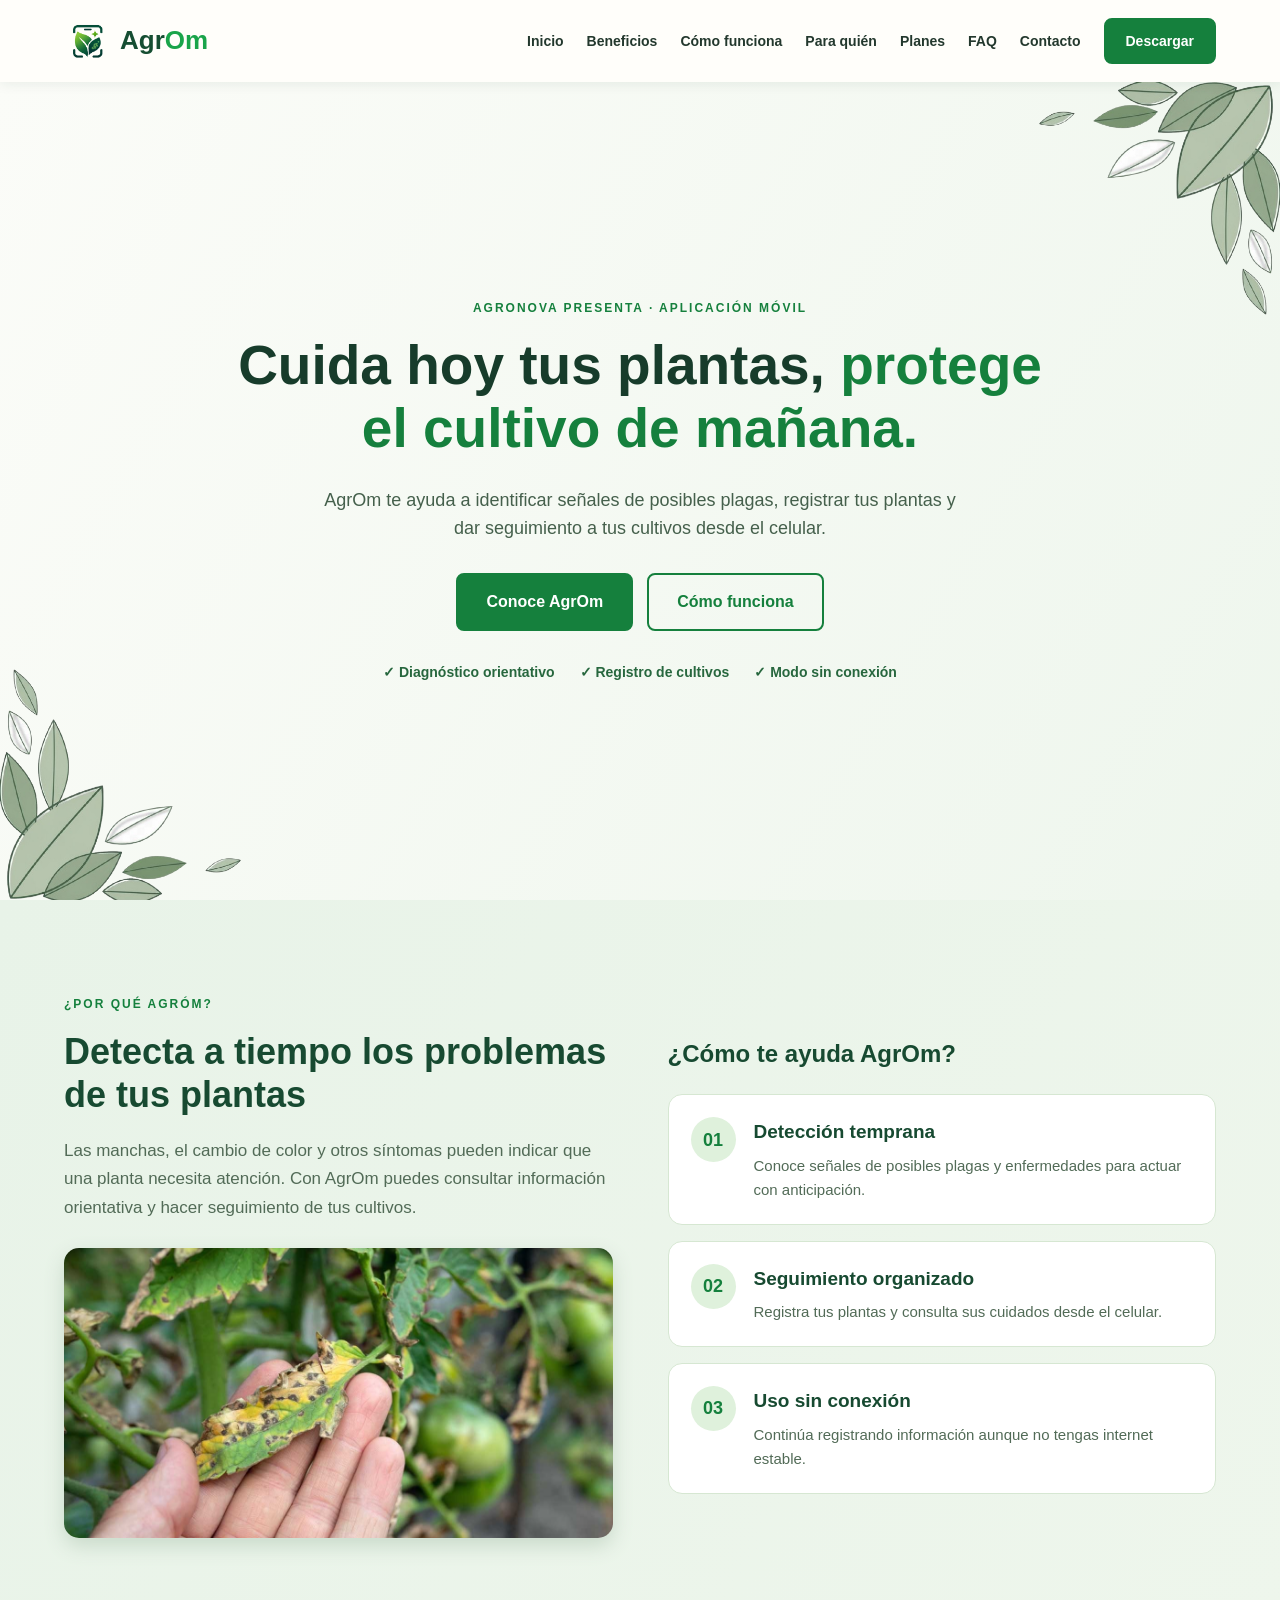
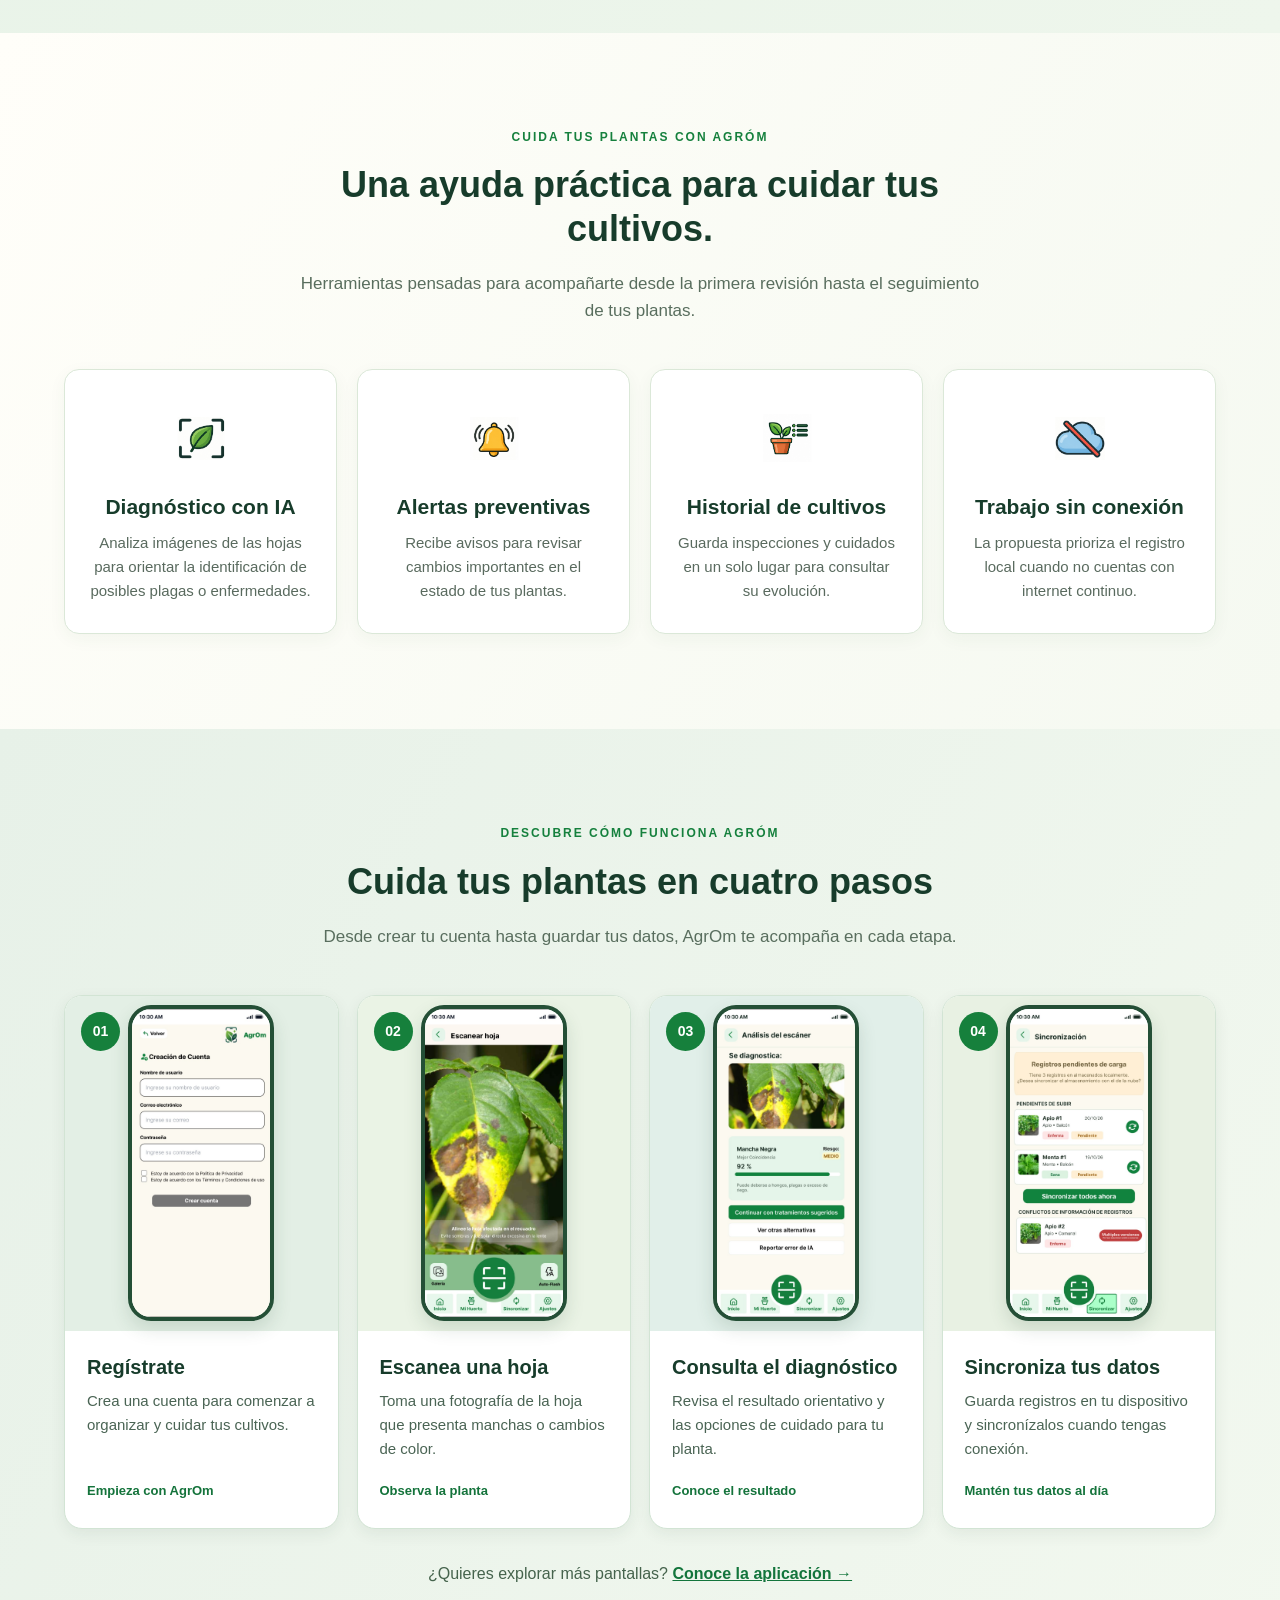
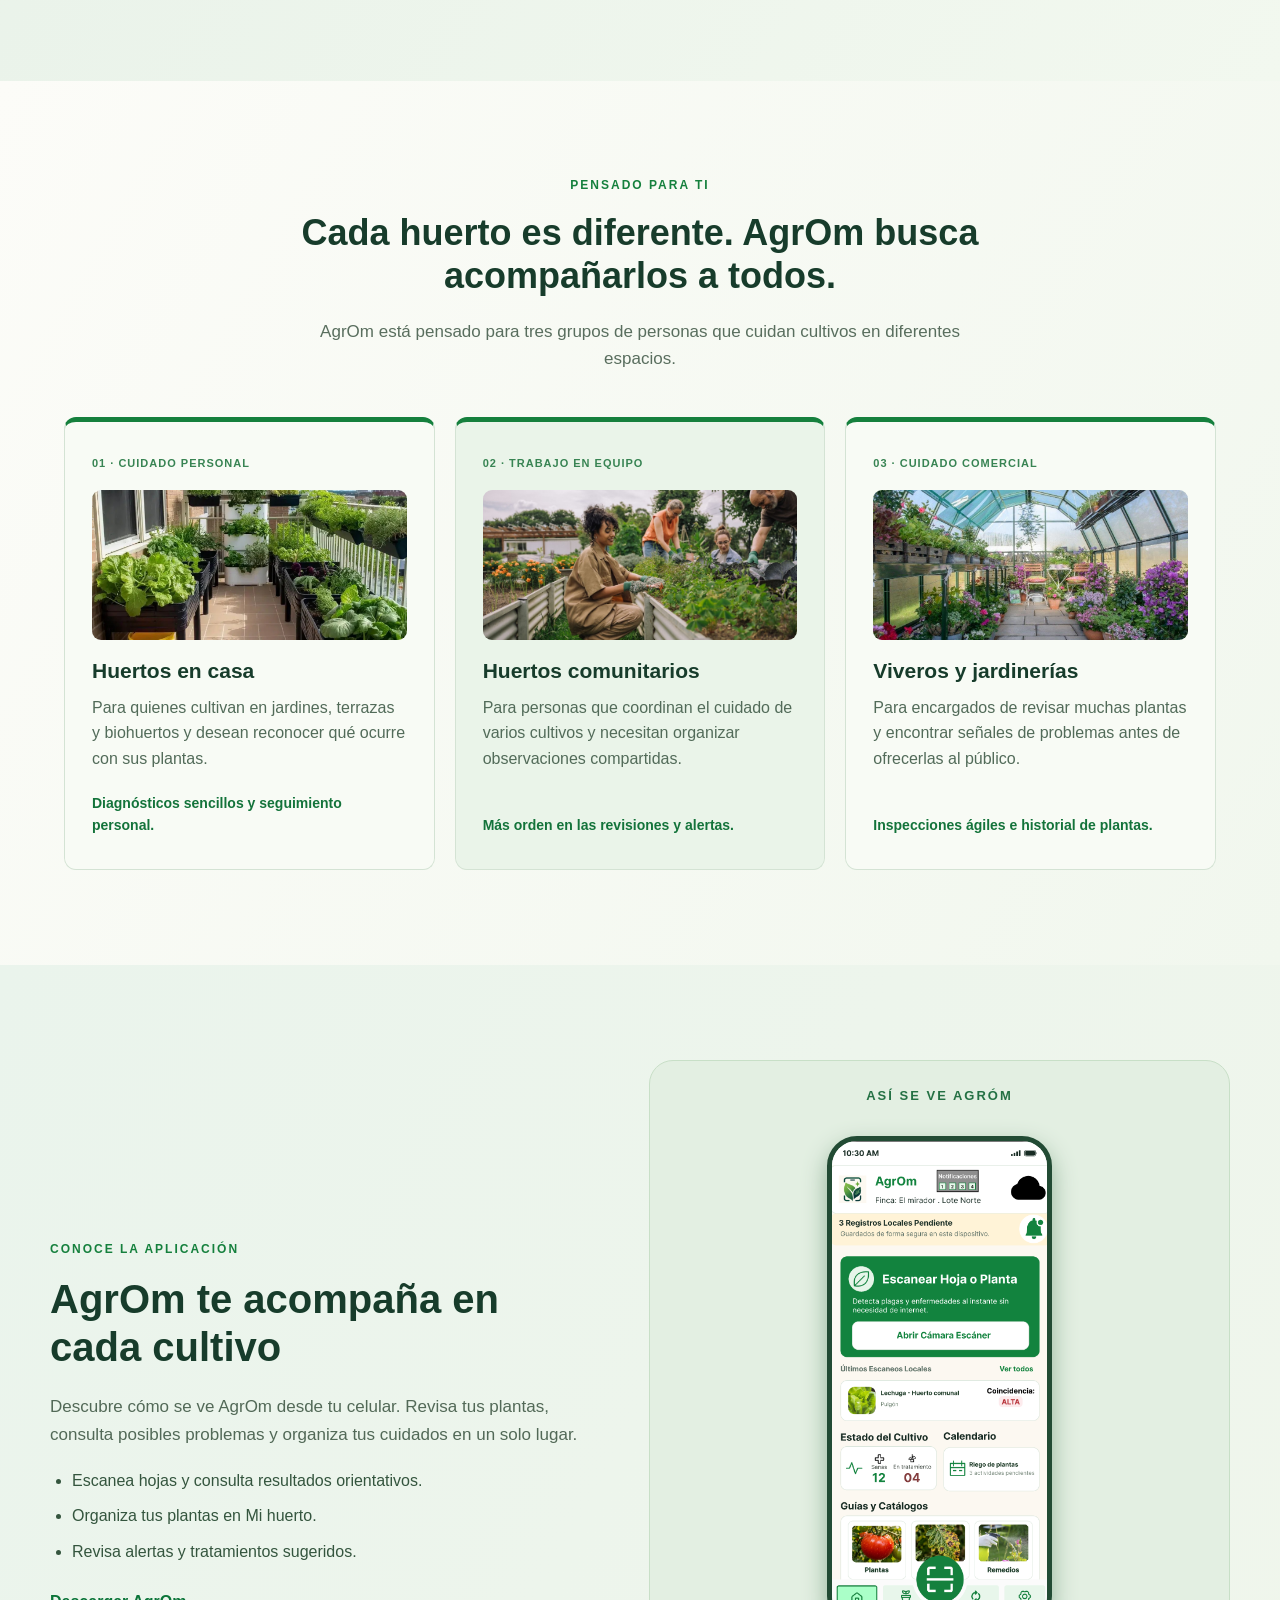
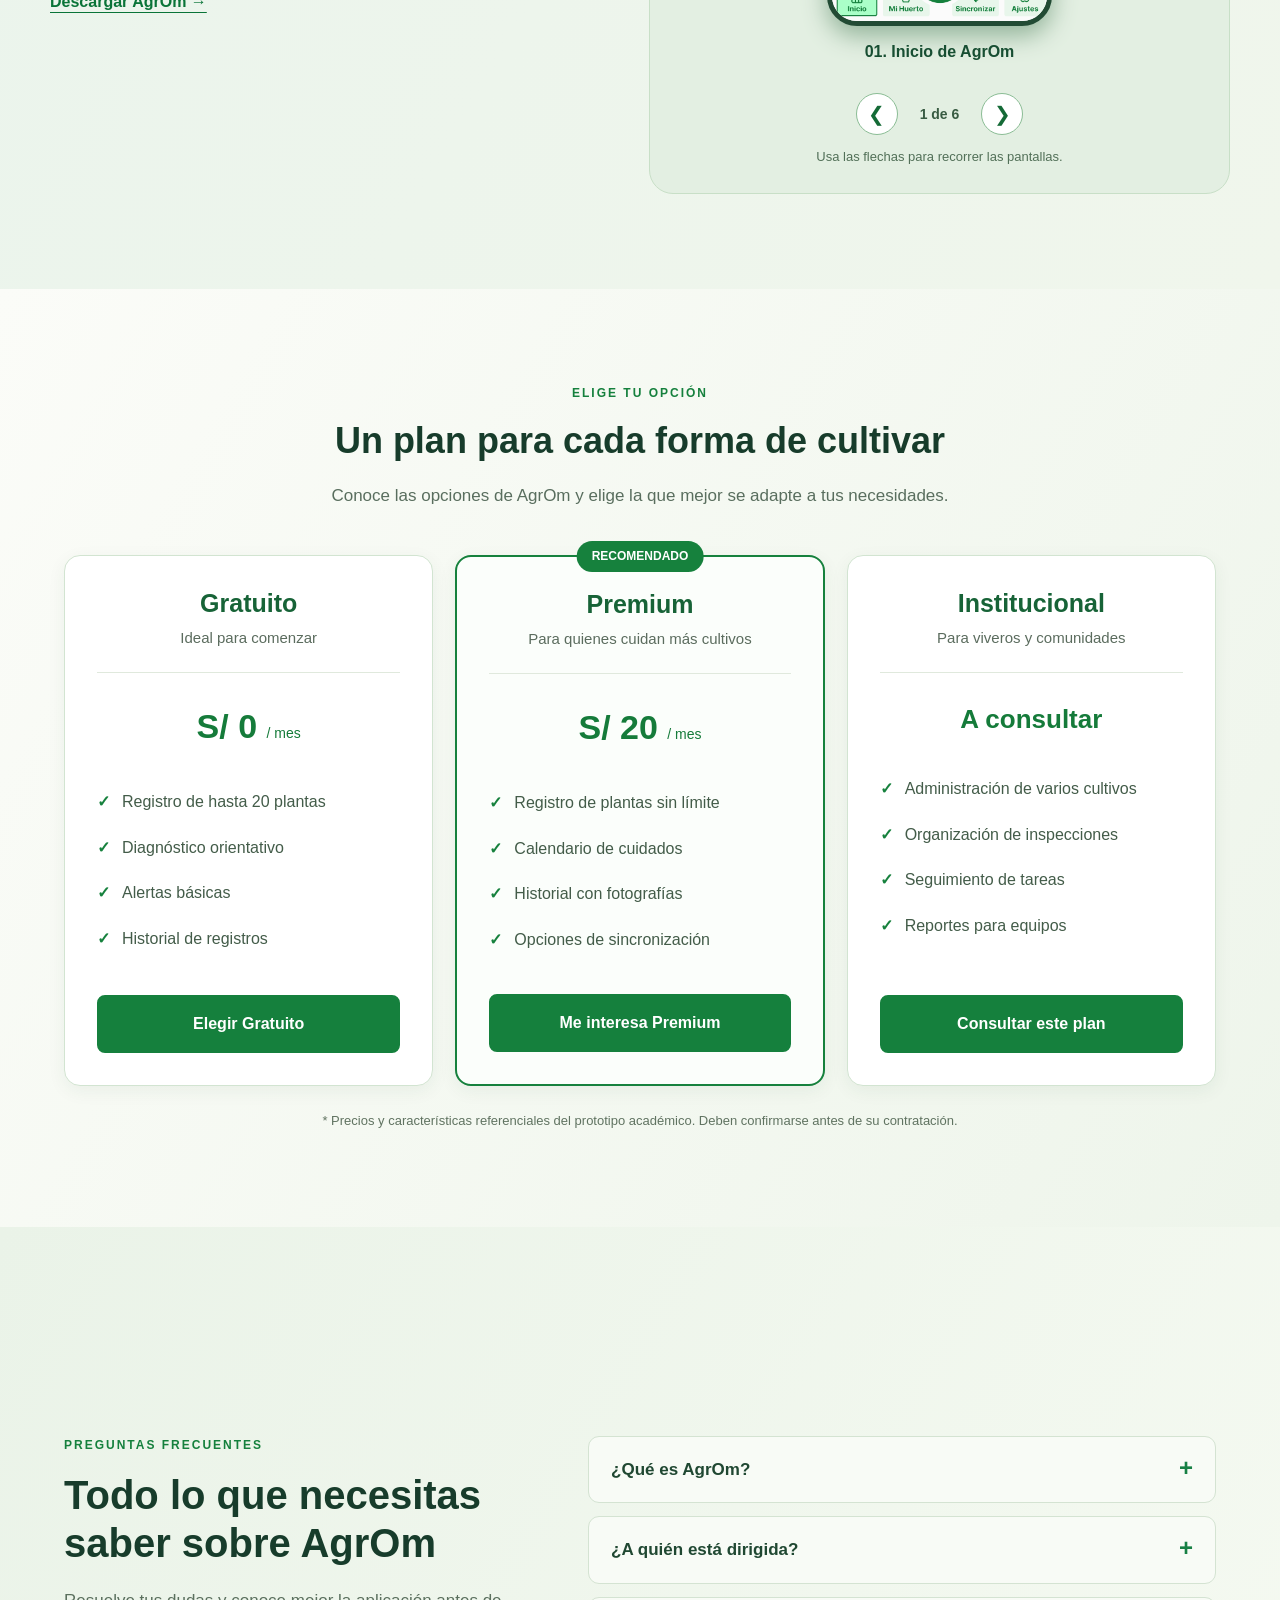
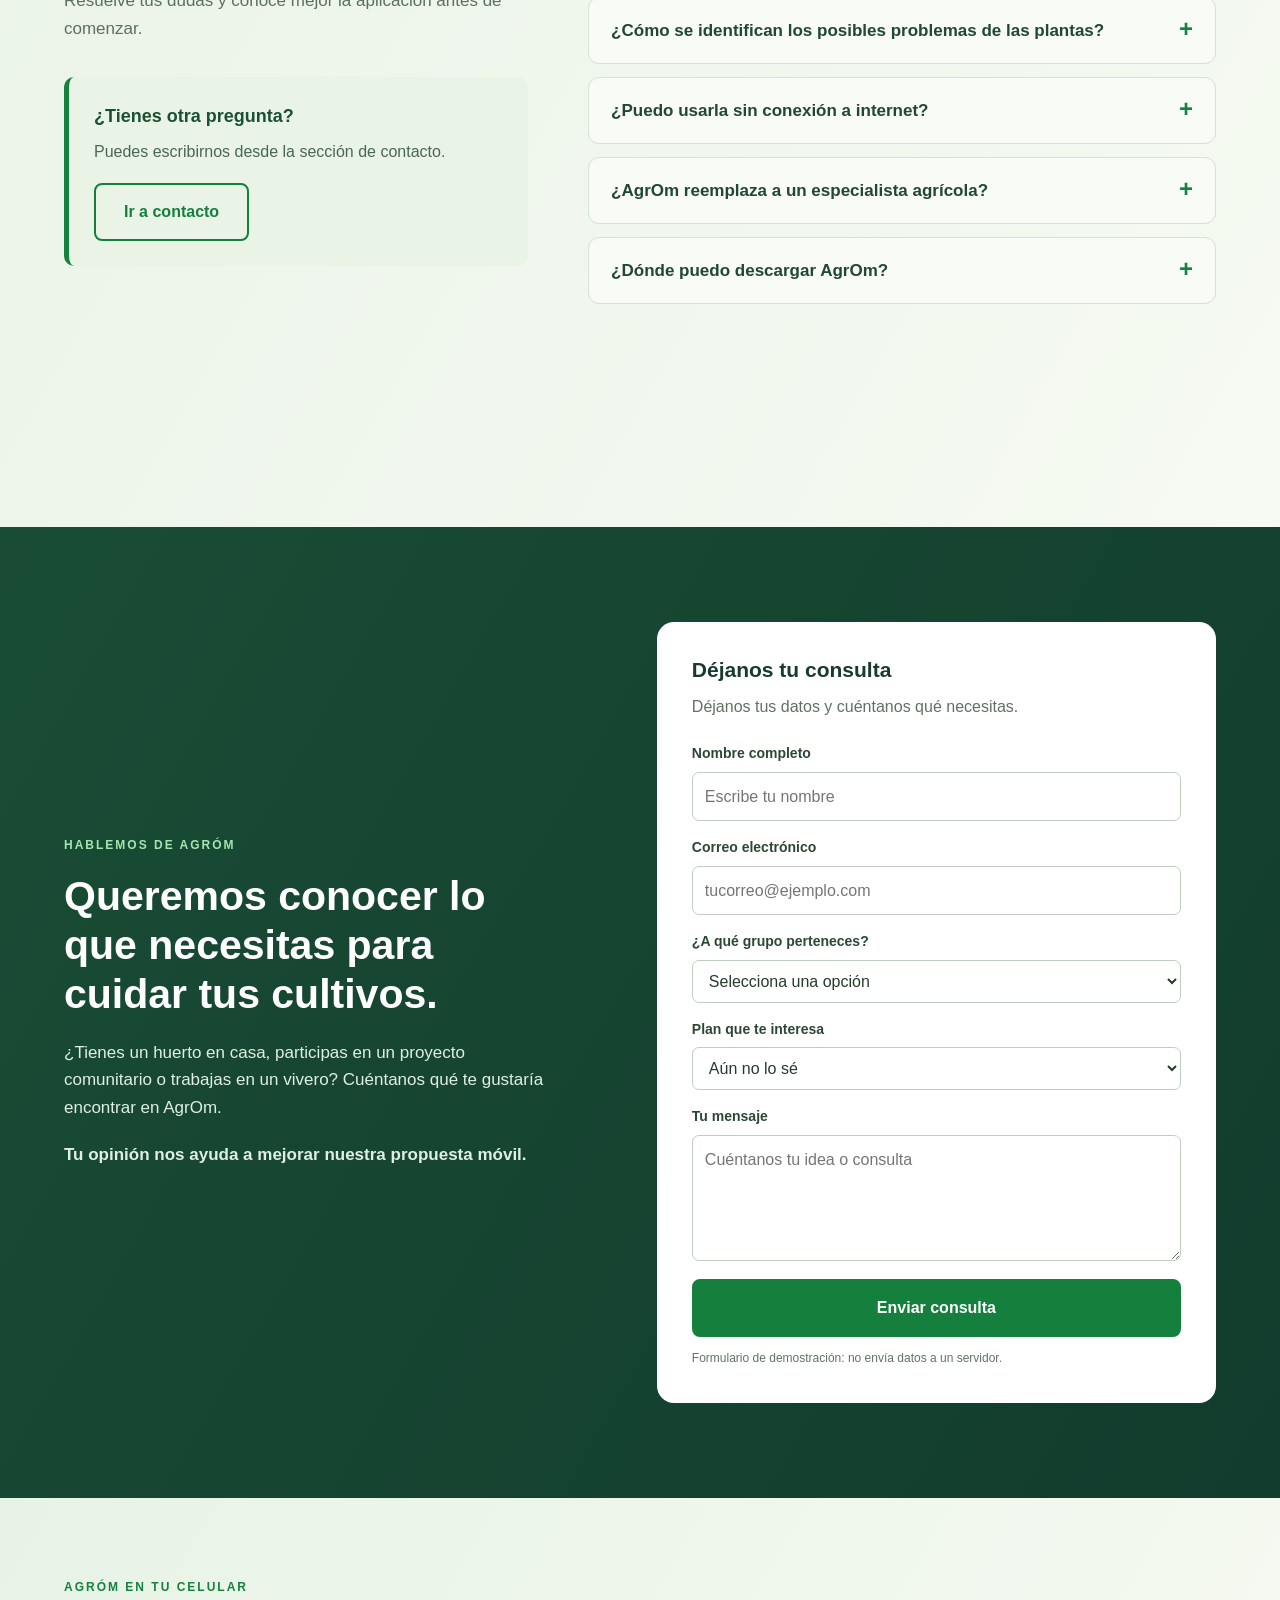
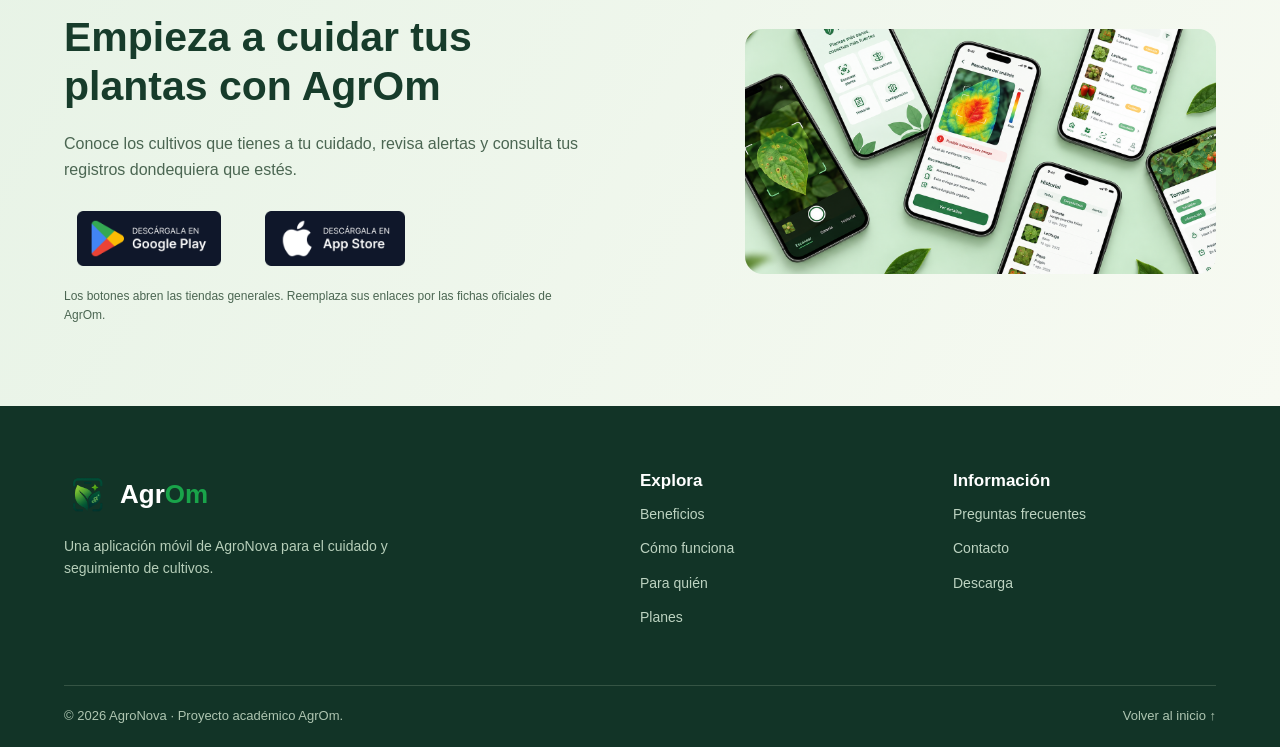
<file: docs/index.html>
<!DOCTYPE html>
<html lang="es">
<head>
    <meta charset="UTF-8">
    <meta name="viewport" content="width=device-width, initial-scale=1.0">
    <meta name="description" content="AgrOm: aplicación móvil para cuidar tus cultivos, detectar señales de posibles plagas, consultar alertas y organizar tus plantas desde el celular.">
    <title>AgrOm | Cuida tus cultivos con ayuda de la tecnología</title>
    <link rel="icon" href="favicon.ico">
    <link rel="stylesheet" href="assets/styles/styles.css">
    <script src="assets/scripts/main.js" defer></script>
</head>
<body>

    <!-- Fernando: cabecera -->
    <header class="cabecera">
        <div class="contenedor barra">
            <a class="marca" href="#inicio" aria-label="AgrOm, ir al inicio">
                <img src="assets/images/LogoAgrOm.png" alt="Logotipo de AgrOm" width="48" height="48">
                <span>Agr<span class="marca-verde">Om</span></span>
            </a>
            <button class="boton-menu" id="boton-menu" type="button" aria-label="Abrir menú" aria-controls="menu-principal" aria-expanded="false">☰</button>
            <nav class="navegacion" id="menu-principal" aria-label="Navegación principal">
                <a href="#inicio">Inicio</a>
                <a href="#beneficios">Beneficios</a>
                <a href="#funciona">Cómo funciona</a>
                <a href="#usuarios">Para quién</a>
                <a href="#planes">Planes</a>
                <a href="#preguntas">FAQ</a>
                <a href="#contacto">Contacto</a>
                <a class="boton boton-pequeno" href="#descargar">Descargar</a>
            </nav>
        </div>
    </header>

    <main>
        <!-- Fernando: inicio -->
        <section class="inicio" id="inicio">
            <div class="contenedor inicio-contenido">
                <div class="inicio-texto">
                    <p class="etiqueta">AGRONOVA PRESENTA · APLICACIÓN MÓVIL</p>
                    <h1>Cuida hoy tus plantas, <span>protege el cultivo de mañana.</span></h1>
                    <p class="introduccion">AgrOm te ayuda a identificar señales de posibles plagas, registrar tus plantas y dar seguimiento a tus cultivos desde el celular.</p>
                    <div class="acciones">
                        <a class="boton" href="#beneficios">Conoce AgrOm</a>
                        <a class="boton boton-contorno" href="#funciona">Cómo funciona</a>
                    </div>
                    <div class="inicio-ventajas" aria-label="Principales ventajas">
                        <span>✓ Diagnóstico orientativo</span>
                        <span>✓ Registro de cultivos</span>
                        <span>✓ Modo sin conexión</span>
                    </div>
                </div>
            </div>
        </section>

        <!-- Fabiana: problema -->
        <section class="problema seccion" id="problema">
            <div class="contenedor problema-contenido">
                <div class="problema-texto">
                    <p class="etiqueta">¿POR QUÉ AGRÓM?</p>
                    <h2>Detecta a tiempo los problemas de tus plantas</h2>
                    <p class="problema-descripcion">
                        Las manchas, el cambio de color y otros síntomas pueden indicar
                        que una planta necesita atención. Con AgrOm puedes consultar
                        información orientativa y hacer seguimiento de tus cultivos.
                    </p>
                    <img class="foto-problema" src="assets/images/foto-hoja-enferma.jpeg"
                         alt="Hoja con señales de una posible enfermedad" loading="lazy">
                </div>
                <div class="problema-puntos">
                    <h3>¿Cómo te ayuda AgrOm?</h3>
                    <article class="punto">
                        <span class="punto-numero">01</span>
                        <div><h4>Detección temprana</h4><p>Conoce señales de posibles plagas y enfermedades para actuar con anticipación.</p></div>
                    </article>
                    <article class="punto">
                        <span class="punto-numero">02</span>
                        <div><h4>Seguimiento organizado</h4><p>Registra tus plantas y consulta sus cuidados desde el celular.</p></div>
                    </article>
                    <article class="punto">
                        <span class="punto-numero">03</span>
                        <div><h4>Uso sin conexión</h4><p>Continúa registrando información aunque no tengas internet estable.</p></div>
                    </article>
                </div>
            </div>
        </section>

        <section class="seccion beneficios" id="beneficios">
            <div class="contenedor">
                <div class="titulo-seccion">
                    <p class="etiqueta">CUIDA TUS PLANTAS CON AGRÓM</p>
                    <h2>Una ayuda práctica para cuidar tus cultivos.</h2>
                    <p>Herramientas pensadas para acompañarte desde la primera revisión hasta el seguimiento de tus plantas.</p>
                </div>
                <div class="beneficios-cuadricula">
                    <article class="beneficio-tarjeta">
                        <img src="assets/images/DiagnosticoIA.png" alt="Ícono de una hoja lista para ser analizada" loading="lazy">
                        <h3>Diagnóstico con IA</h3>
                        <p>Analiza imágenes de las hojas para orientar la identificación de posibles plagas o enfermedades.</p>
                    </article>
                    <article class="beneficio-tarjeta">
                        <img src="assets/images/Alertas tempranas.png" alt="Campana de alertas tempranas" loading="lazy">
                        <h3>Alertas preventivas</h3>
                        <p>Recibe avisos para revisar cambios importantes en el estado de tus plantas.</p>
                    </article>
                    <article class="beneficio-tarjeta">
                        <img src="assets/images/Inventario.png" alt="Maceta junto a una lista de registros" loading="lazy">
                        <h3>Historial de cultivos</h3>
                        <p>Guarda inspecciones y cuidados en un solo lugar para consultar su evolución.</p>
                    </article>
                    <article class="beneficio-tarjeta">
                        <img src="assets/images/FuncionamientoOffline.png" alt="Nube sin conexión a internet" loading="lazy">
                        <h3>Trabajo sin conexión</h3>
                        <p>La propuesta prioriza el registro local cuando no cuentas con internet continuo.</p>
                    </article>
                </div>
            </div>
        </section>

        <!-- Tony: cómo funciona -->
        <section class="seccion funciona" id="funciona">
            <div class="contenedor">
                <div class="titulo-seccion">
                    <p class="etiqueta">DESCUBRE CÓMO FUNCIONA AGRÓM</p>
                    <h2>Cuida tus plantas en cuatro pasos</h2>
                    <p>Desde crear tu cuenta hasta guardar tus datos, AgrOm te acompaña en cada etapa.</p>
                </div>

                <div class="pasos">
                    <article class="paso">
                        <div class="paso-imagen">
                            <span class="paso-badge">01</span>
                            <div class="paso-celular">
                                <img src="assets/images/Registro.jpeg" alt="Pantalla de registro de cuenta en AgrOm" loading="lazy">
                            </div>
                        </div>
                        <div class="paso-info">
                            <h3>Regístrate</h3>
                            <p>Crea una cuenta para comenzar a organizar y cuidar tus cultivos.</p>
                            <span class="paso-pista">Empieza con AgrOm</span>
                        </div>
                    </article>

                    <article class="paso">
                        <div class="paso-imagen">
                            <span class="paso-badge">02</span>
                            <div class="paso-celular">
                                <img src="assets/images/Escaneo.jpeg" alt="Pantalla de escaneo de hojas de AgrOm" loading="lazy">
                            </div>
                        </div>
                        <div class="paso-info">
                            <h3>Escanea una hoja</h3>
                            <p>Toma una fotografía de la hoja que presenta manchas o cambios de color.</p>
                            <span class="paso-pista">Observa la planta</span>
                        </div>
                    </article>

                    <article class="paso">
                        <div class="paso-imagen">
                            <span class="paso-badge">03</span>
                            <div class="paso-celular">
                                <img src="assets/images/Diagnóstico.jpeg" alt="Pantalla de análisis y diagnóstico orientativo de AgrOm" loading="lazy">
                            </div>
                        </div>
                        <div class="paso-info">
                            <h3>Consulta el diagnóstico</h3>
                            <p>Revisa el resultado orientativo y las opciones de cuidado para tu planta.</p>
                            <span class="paso-pista">Conoce el resultado</span>
                        </div>
                    </article>

                    <article class="paso">
                        <div class="paso-imagen">
                            <span class="paso-badge">04</span>
                            <div class="paso-celular">
                                <img src="assets/images/Sincronización.jpeg" alt="Pantalla de sincronización de registros de AgrOm" loading="lazy">
                            </div>
                        </div>
                        <div class="paso-info">
                            <h3>Sincroniza tus datos</h3>
                            <p>Guarda registros en tu dispositivo y sincronízalos cuando tengas conexión.</p>
                            <span class="paso-pista">Mantén tus datos al día</span>
                        </div>
                    </article>
                </div>

                <p class="pasos-final">¿Quieres explorar más pantallas? <a href="#vista">Conoce la aplicación →</a></p>
            </div>
        </section>

        <!-- Sebastian: usuarios -->
        <section class="seccion usuarios" id="usuarios">
            <div class="contenedor">
                <div class="titulo-seccion">
                    <p class="etiqueta">PENSADO PARA TI</p>
                    <h2>Cada huerto es diferente. AgrOm busca acompañarlos a todos.</h2>
                    <p>AgrOm está pensado para tres grupos de personas que cuidan cultivos en diferentes espacios.</p>
                </div>
                <div class="usuarios-cuadricula">
                    <article class="usuario-tarjeta">
                        <span class="tipo">01 · CUIDADO PERSONAL</span>
                        <img class="foto-usuario" src="assets/images/foto-huerto-casa.jpeg" alt="Huerto doméstico con hortalizas en una terraza" loading="lazy">
                        <h3>Huertos en casa</h3>
                        <p>Para quienes cultivan en jardines, terrazas y biohuertos y desean reconocer qué ocurre con sus plantas.</p>
                        <strong>Diagnósticos sencillos y seguimiento personal.</strong>
                    </article>
                    <article class="usuario-tarjeta">
                        <span class="tipo">02 · TRABAJO EN EQUIPO</span>
                        <img class="foto-usuario" src="assets/images/foto-huerto-comunitario.jpeg" alt="Personas trabajando juntas en un huerto comunitario" loading="lazy">
                        <h3>Huertos comunitarios</h3>
                        <p>Para personas que coordinan el cuidado de varios cultivos y necesitan organizar observaciones compartidas.</p>
                        <strong>Más orden en las revisiones y alertas.</strong>
                    </article>
                    <article class="usuario-tarjeta">
                        <span class="tipo">03 · CUIDADO COMERCIAL</span>
                        <img class="foto-usuario" src="assets/images/foto-vivero.jpeg" alt="Vivero con variedad de plantas" loading="lazy">
                        <h3>Viveros y jardinerías</h3>
                        <p>Para encargados de revisar muchas plantas y encontrar señales de problemas antes de ofrecerlas al público.</p>
                        <strong>Inspecciones ágiles e historial de plantas.</strong>
                    </article>
                </div>
            </div>
        </section>

        <!-- Tony: muestra de la aplicación -->
<section class="seccion vista" id="vista">
    <div class="contenedor vista-contenido">
        <div class="vista-texto">
            <p class="etiqueta">CONOCE LA APLICACIÓN</p>
            <h2>AgrOm te acompaña en cada cultivo</h2>
            <p>
                Descubre cómo se ve AgrOm desde tu celular.
                Revisa tus plantas, consulta posibles problemas
                y organiza tus cuidados en un solo lugar.
            </p>
            <ul>
                <li>Escanea hojas y consulta resultados orientativos.</li>
                <li>Organiza tus plantas en Mi huerto.</li>
                <li>Revisa alertas y tratamientos sugeridos.</li>
            </ul>
            <a class="enlace-verde" href="#descargar">Descargar AgrOm →</a>
        </div>

        <div class="galeria-mockups" aria-label="Pantallas de AgrOm">
            <p class="mockup-titulo">ASÍ SE VE AGRÓM</p>
            <div class="mockup-visor" id="mockup-visor">
                <figure class="mockup-slide activo" aria-hidden="false">
                    <div class="mockup-telefono">
                        <img src="assets/images/mockup-01.png" alt="Pantalla de inicio de AgrOm">
                    </div>
                    <figcaption>01. Inicio de AgrOm</figcaption>
                </figure>
                <figure class="mockup-slide" aria-hidden="true">
                    <div class="mockup-telefono">
                        <img src="assets/images/mockup-02.png" alt="Pantalla de escaneo de una hoja">
                    </div>
                    <figcaption>02. Escaneo de hojas</figcaption>
                </figure>
                <figure class="mockup-slide" aria-hidden="true">
                    <div class="mockup-telefono">
                        <img src="assets/images/mockup-03.png" alt="Pantalla de tratamientos sugeridos">
                    </div>
                    <figcaption>03. Tratamientos sugeridos</figcaption>
                </figure>
                <figure class="mockup-slide" aria-hidden="true">
                    <div class="mockup-telefono">
                        <img src="assets/images/mockup-04.png" alt="Pantalla Mi huerto">
                    </div>
                    <figcaption>04. Mi huerto</figcaption>
                </figure>
                <figure class="mockup-slide" aria-hidden="true">
                    <div class="mockup-telefono">
                        <img src="assets/images/mockup-05.png" alt="Guía de problemas de plantas">
                    </div>
                    <figcaption>05. Guía de problemas</figcaption>
                </figure>
                <figure class="mockup-slide" aria-hidden="true">
                    <div class="mockup-telefono">
                        <img src="assets/images/mockup-06.png" alt="Pantalla de notificaciones y alertas">
                    </div>
                    <figcaption>06. Alertas y recordatorios</figcaption>
                </figure>
            </div>
            <div class="mockup-controles">
                <button id="mockup-anterior" type="button" aria-label="Pantalla anterior">❮</button>
                <span id="mockup-contador" aria-live="off">1 de 6</span>
                <button id="mockup-siguiente" type="button" aria-label="Pantalla siguiente">❯</button>
            </div>
            <p class="mockup-nota">Usa las flechas para recorrer las pantallas.</p>
        </div>
    </div>
</section>

        <!-- Sebastian: planes -->
        <section class="seccion planes" id="planes">
            <div class="contenedor">
                <div class="titulo-seccion">
                    <p class="etiqueta">ELIGE TU OPCIÓN</p>
                    <h2>Un plan para cada forma de cultivar</h2>
                    <p>Conoce las opciones de AgrOm y elige la que mejor se adapte a tus necesidades.</p>
                </div>
                <div class="planes-cuadricula">
                    <article class="plan-tarjeta">
                        <div class="plan-cabecera">
                            <h3>Gratuito</h3>
                            <p>Ideal para comenzar</p>
                        </div>
                        <p class="precio">S/ 0 <span>/ mes</span></p>
                        <ul>
                            <li>Registro de hasta 20 plantas</li>
                            <li>Diagnóstico orientativo</li>
                            <li>Alertas básicas</li>
                            <li>Historial de registros</li>
                        </ul>
                        <a class="boton boton-ancho elegir-plan" href="#contacto" data-plan="Gratuito">Elegir Gratuito</a>
                    </article>
                    <article class="plan-tarjeta plan-destacado">
                        <span class="plan-etiqueta">RECOMENDADO</span>
                        <div class="plan-cabecera">
                            <h3>Premium</h3>
                            <p>Para quienes cuidan más cultivos</p>
                        </div>
                        <p class="precio">S/ 20 <span>/ mes</span></p>
                        <ul>
                            <li>Registro de plantas sin límite</li>
                            <li>Calendario de cuidados</li>
                            <li>Historial con fotografías</li>
                            <li>Opciones de sincronización</li>
                        </ul>
                        <a class="boton boton-ancho elegir-plan" href="#contacto" data-plan="Premium">Me interesa Premium</a>
                    </article>
                    <article class="plan-tarjeta">
                        <div class="plan-cabecera">
                            <h3>Institucional</h3>
                            <p>Para viveros y comunidades</p>
                        </div>
                        <p class="precio precio-consulta">A consultar</p>
                        <ul>
                            <li>Administración de varios cultivos</li>
                            <li>Organización de inspecciones</li>
                            <li>Seguimiento de tareas</li>
                            <li>Reportes para equipos</li>
                        </ul>
                        <a class="boton boton-ancho elegir-plan" href="#contacto" data-plan="Institucional">Consultar este plan</a>
                    </article>
                </div>
                <p class="nota-planes">* Precios y características referenciales del prototipo académico. Deben confirmarse antes de su contratación.</p>
            </div>
        </section>

        <!-- Esther: preguntas frecuentes -->
        <section class="seccion preguntas" id="preguntas">
            <div class="contenedor preguntas-contenido">
                <div class="preguntas-titulo">
                    <p class="etiqueta">PREGUNTAS FRECUENTES</p>
                    <h2>Todo lo que necesitas saber sobre AgrOm</h2>
                    <p>Resuelve tus dudas y conoce mejor la aplicación antes de comenzar.</p>
                    <div class="preguntas-ayuda">
                        <strong>¿Tienes otra pregunta?</strong>
                        <p>Puedes escribirnos desde la sección de contacto.</p>
                        <a class="boton boton-contorno" href="#contacto">Ir a contacto</a>
                    </div>
                </div>
                <div class="lista-preguntas">
                    <details>
                        <summary>¿Qué es AgrOm?</summary>
                        <p>AgrOm es una aplicación móvil de AgroNova que te ayuda a revisar el estado de tus plantas, consultar diagnósticos orientativos y organizar su seguimiento.</p>
                    </details>
                    <details>
                        <summary>¿A quién está dirigida?</summary>
                        <p>Está dirigida a personas con huertos en casa, administradores de huertos comunitarios y encargados de viveros o centros de jardinería.</p>
                    </details>
                    <details>
                        <summary>¿Cómo se identifican los posibles problemas de las plantas?</summary>
                        <p>Con una fotografía de la hoja, AgrOm ofrece información orientativa sobre posibles plagas o enfermedades para apoyar el cuidado del cultivo.</p>
                    </details>
                    <details>
                        <summary>¿Puedo usarla sin conexión a internet?</summary>
                        <p>AgrOm contempla el registro local de información, de modo que puedas seguir anotando inspecciones cuando tengas conectividad limitada.</p>
                    </details>
                    <details>
                        <summary>¿AgrOm reemplaza a un especialista agrícola?</summary>
                        <p>No. Los resultados son orientativos. Para problemas graves o persistentes, es importante consultar a un profesional.</p>
                    </details>
                    <details>
                        <summary>¿Dónde puedo descargar AgrOm?</summary>
                        <p>Puedes visitar la sección de descarga de esta página para acceder a Google Play o App Store. Los enlaces directos a AgrOm se configurarán con sus fichas oficiales.</p>
                    </details>
                </div>
            </div>
        </section>

        <!-- Esther: contacto -->
        <section class="seccion contacto" id="contacto">
            <div class="contenedor contacto-contenido">
                <div class="contacto-texto">
                    <p class="etiqueta etiqueta-clara">HABLEMOS DE AGRÓM</p>
                    <h2>Queremos conocer lo que necesitas para cuidar tus cultivos.</h2>
                    <p>¿Tienes un huerto en casa, participas en un proyecto comunitario o trabajas en un vivero? Cuéntanos qué te gustaría encontrar en AgrOm.</p>
                    <p class="nota-contacto">Tu opinión nos ayuda a mejorar nuestra propuesta móvil.</p>
                </div>
                <div class="contacto-caja">
                    <h3>Déjanos tu consulta</h3>
                    <p>Déjanos tus datos y cuéntanos qué necesitas.</p>
                    <form id="formulario-contacto">
                        <label for="nombre">Nombre completo</label>
                        <input id="nombre" name="nombre" type="text" autocomplete="name" placeholder="Escribe tu nombre" required minlength="2">
                        <label for="correo">Correo electrónico</label>
                        <input id="correo" name="correo" type="email" autocomplete="email" placeholder="tucorreo@ejemplo.com" required>
                        <label for="perfil">¿A qué grupo perteneces?</label>
                        <select id="perfil" name="perfil" required>
                            <option value="">Selecciona una opción</option>
                            <option value="Huerto en casa">Huerto en casa</option>
                            <option value="Huerto comunitario">Huerto comunitario</option>
                            <option value="Vivero o jardinería">Vivero o jardinería</option>
                            <option value="Otro">Otro</option>
                        </select>
                        <label for="plan">Plan que te interesa</label>
                        <select id="plan" name="plan">
                            <option value="">Aún no lo sé</option>
                            <option value="Gratuito">Gratuito</option>
                            <option value="Premium">Premium</option>
                            <option value="Institucional">Institucional</option>
                        </select>
                        <label for="mensaje">Tu mensaje</label>
                        <textarea id="mensaje" name="mensaje" rows="4" minlength="10" placeholder="Cuéntanos tu idea o consulta" required></textarea>
                        <button class="boton boton-ancho" type="submit">Enviar consulta</button>
                        <p class="mensaje-formulario" id="mensaje-formulario" role="status" aria-live="polite"></p>
                        <p class="aclaracion">Formulario de demostración: no envía datos a un servidor.</p>
                    </form>
                </div>
            </div>
        </section>

        <!-- Renzo: descarga -->
        <section class="descargar" id="descargar">
            <div class="contenedor descarga-contenido">
                <div class="descarga-texto">
                    <p class="etiqueta">AGRÓM EN TU CELULAR</p>
                    <h2>Empieza a cuidar tus plantas con AgrOm</h2>
                    <p>Conoce los cultivos que tienes a tu cuidado, revisa alertas y consulta tus registros dondequiera que estés.</p>
                    <div class="tiendas" aria-label="Tiendas de aplicaciones">
                        <!-- Renzo: sustituir href por enlaces oficiales de AgrOm -->
                        <a class="tienda" href="https://play.google.com/store/apps" target="_blank" rel="noopener noreferrer" aria-label="Abrir Google Play">
                            <img src="assets/images/DescargaGooglePlay.png" alt="Ver en Google Play">
                        </a>
                        <a class="tienda" href="https://www.apple.com/app-store/" target="_blank" rel="noopener noreferrer" aria-label="Abrir App Store">
                            <img src="assets/images/DescargaAppStore.png" alt="Ver en App Store">
                        </a>
                    </div>
                    <p class="nota-descarga">Los botones abren las tiendas generales. Reemplaza sus enlaces por las fichas oficiales de AgrOm.</p>
                </div>
                <div class="descarga-imagen">
                    <img src="assets/images/Pantalladelfondo.png" alt="Vista general de las pantallas móviles de AgrOm" loading="lazy">
                </div>
            </div>
        </section>
    </main>

    <!-- Renzo: footer -->
    <footer class="pie">
        <div class="contenedor pie-contenido">
            <div class="pie-marca">
                <a class="marca" href="#inicio"><img src="assets/images/LogoAgrOm.png" alt="AgrOm" width="43" height="43"><span>Agr<span class="marca-verde">Om</span></span></a>
                <p>Una aplicación móvil de AgroNova para el cuidado y seguimiento de cultivos.</p>
            </div>
            <div>
                <h3>Explora</h3>
                <a href="#beneficios">Beneficios</a>
                <a href="#funciona">Cómo funciona</a>
                <a href="#usuarios">Para quién</a>
                <a href="#planes">Planes</a>
            </div>
            <div>
                <h3>Información</h3>
                <a href="#preguntas">Preguntas frecuentes</a>
                <a href="#contacto">Contacto</a>
                <a href="#descargar">Descarga</a>
            </div>
        </div>
        <div class="contenedor pie-final">
            <p>© 2026 AgroNova · Proyecto académico AgrOm.</p>
            <a href="#inicio">Volver al inicio ↑</a>
        </div>
    </footer>
</body>
</html>
</file>
<file: docs/assets/styles/styles.css>
/* Estilos generales */
* {
    margin: 0;
    padding: 0;
    box-sizing: border-box;
}

html {
    scroll-behavior: smooth;
    scroll-padding-top: 95px;
}

body {
    font-family: Arial, Helvetica, sans-serif;
    color: #23382d;
    background: #fafbf7;
    line-height: 1.6;
}

a {
    text-decoration: none;
    color: inherit;
}

img {
    max-width: 100%;
}

button, input, select, textarea {
    font: inherit;
}

button {
    cursor: pointer;
}

:focus-visible {
    outline: 3px solid #e0a448;
    outline-offset: 3px;
}

.contenedor {
    width: 90%;
    max-width: 1180px;
    margin: 0 auto;
}

.seccion {
    padding: 95px 0;
}

h1, h2, h3 {
    line-height: 1.2;
    color: #173c2b;
}

h2 {
    font-size: 36px;
    margin-bottom: 20px;
}

h3 {
    font-size: 21px;
    margin-bottom: 12px;
}

.etiqueta {
    font-size: 12px;
    font-weight: bold;
    letter-spacing: 2px;
    color: #15803d;
    margin-bottom: 16px;
}

.etiqueta-clara {
    color: #a4e6af;
}

.titulo-seccion {
    text-align: center;
    max-width: 700px;
    margin: 0 auto 45px;
}

.titulo-seccion > p:last-child {
    color: #596e5e;
    font-size: 17px;
}

.boton {
    display: inline-block;
    padding: 14px 28px;
    background: #15803d;
    color: white;
    font-weight: bold;
    border: 2px solid #15803d;
    border-radius: 8px;
    text-align: center;
    transition: background 0.2s;
}

.boton:hover {
    background: #0e5f30;
    border-color: #0e5f30;
}

.boton-contorno {
    background: transparent;
    color: #15803d;
}

.boton-contorno:hover {
    color: white;
}

/* Fernando: cabecera */
.cabecera {
    position: sticky;
    top: 0;
    z-index: 10;
    background: #fffefa;
    box-shadow: 0 2px 12px #153b2714;
}

.barra {
    display: flex;
    align-items: center;
    justify-content: space-between;
    min-height: 82px;
    gap: 24px;
}

.marca {
    display: inline-flex;
    align-items: center;
    gap: 8px;
    font-size: 26px;
    font-weight: bold;
    color: #164e32;
    white-space: nowrap;
}

.marca img {
    width: 48px;
    height: 48px;
    object-fit: contain;
}

.marca-verde {
    color: #19a44a;
}

.navegacion {
    display: flex;
    align-items: center;
    gap: 23px;
}

.navegacion a {
    font-size: 14px;
    font-weight: bold;
}

.navegacion a:not(.boton):hover {
    color: #15803d;
}

.navegacion .boton-pequeno {
    padding: 10px 20px;
    color: white;
}

.boton-menu {
    display: none;
    border: none;
    background: #e8f2e8;
    color: #14532d;
    padding: 7px 14px;
    border-radius: 8px;
    font-size: 25px;
}

/* Fernando: inicio */
.inicio {
    min-height: calc(100vh - 82px);
    display: flex;
    align-items: center;
    background-image: url("../images/Marco1.png"), url("../images/Marco2.png"), linear-gradient(120deg, #fbfcf8, #eef6ed);
    background-position: left bottom, right top, center;
    background-size: 260px, 260px, cover;
    background-repeat: no-repeat;
    padding: 90px 0;
}

.inicio-contenido {
    display: flex;
    justify-content: center;
    align-items: center;
    width: 100%;
}

.inicio-texto {
    max-width: 850px;
    text-align: center;
}

.inicio h1 {
    font-size: 55px;
    line-height: 1.15;
    margin-bottom: 25px;
}

.inicio h1 span {
    color: #15803d;
}

.introduccion {
    font-size: 18px;
    color: #45604c;
    max-width: 660px;
    margin: 0 auto 30px;
}

.acciones {
    display: flex;
    justify-content: center;
    flex-wrap: wrap;
    gap: 14px;
}

.inicio-ventajas {
    display: flex;
    justify-content: center;
    flex-wrap: wrap;
    gap: 15px 25px;
    font-size: 14px;
    font-weight: bold;
    color: #27673e;
    margin-top: 30px;
}

/* Fabiana: problema */
.problema {
    background: linear-gradient(120deg, #e8f3e8, #eef6ec);
}

.problema-contenido {
    display: flex;
    align-items: center;
    gap: 55px;
}

.problema-texto, .problema-puntos {
    flex: 1;
    width: 100%;
    min-width: 0;
}

.problema h2 {
    color: #174a31;
    font-size: 36px;
    margin-bottom: 20px;
}

.problema-descripcion {
    color: #526b57;
    font-size: 17px;
    line-height: 1.7;
    margin-bottom: 25px;
}

.foto-problema {
    display: block;
    width: 100%;
    height: 290px;
    object-fit: cover;
    border-radius: 15px;
    box-shadow: 0 8px 20px #c9daca;
}

.problema-puntos {
    display: flex;
    flex-direction: column;
    gap: 16px;
}

.problema-puntos > h3 {
    color: #174a31;
    font-size: 24px;
    margin-bottom: 10px;
}

.punto {
    display: flex;
    align-items: flex-start;
    gap: 18px;
    background: white;
    border: 1px solid #d6e7d2;
    border-radius: 14px;
    padding: 22px;
    transition: transform 0.25s, box-shadow 0.25s;
}

.punto:hover {
    transform: translateY(-6px);
    box-shadow: 0 10px 22px #c9daca;
}

.punto-numero {
    display: flex;
    align-items: center;
    justify-content: center;
    width: 45px;
    height: 45px;
    flex-shrink: 0;
    background: #dff1dc;
    color: #15803d;
    border-radius: 50%;
    font-size: 18px;
    font-weight: bold;
}

.punto h4 {
    color: #174a31;
    font-size: 19px;
    margin-bottom: 6px;
}

.punto p {
    color: #526b57;
    font-size: 15px;
    line-height: 1.6;
}

/* Fabiana: beneficios */
.beneficios {
    background: linear-gradient(120deg, #fffef9, #f5f9f1);
}

.beneficios-cuadricula {
    display: grid;
    grid-template-columns: repeat(4, 1fr);
    gap: 20px;
}

.beneficio-tarjeta {
    padding: 30px 24px;
    background: white;
    border: 1px solid #dbe8d8;
    border-radius: 15px;
    box-shadow: 0 5px 18px #244b2a0c;
    text-align: center;
    transition: transform 0.25s, box-shadow 0.25s;
}

.beneficio-tarjeta:hover {
    transform: translateY(-8px);
    box-shadow: 0 14px 28px #204b2a25;
}

.beneficio-tarjeta img {
    width: 76px;
    height: 76px;
    object-fit: contain;
    display: block;
    margin: 0 auto 18px;
}

.beneficio-tarjeta p {
    color: #596a5e;
    font-size: 15px;
}

/* Tony: cómo funciona */
.funciona {
    background: linear-gradient(120deg, #e7f1e8, #f2f8ef);
}

.pasos {
    display: grid;
    grid-template-columns: repeat(4, 1fr);
    gap: 18px;
}

.paso {
    overflow: hidden;
    background: #ffffff;
    border: 1px solid #d2e4d4;
    border-radius: 18px;
    box-shadow: 0 5px 16px #173f2a12;
    transition: transform 0.25s, box-shadow 0.25s;
}

.paso:hover {
    transform: translateY(-7px);
    box-shadow: 0 12px 24px #173f2a24;
}

.paso-imagen {
    position: relative;
    display: flex;
    justify-content: center;
    align-items: center;
    height: 335px;
    padding: 18px;
    background: #e3efe5;
}

.paso:nth-child(2) .paso-imagen {
    background: #eaf3e5;
}

.paso:nth-child(3) .paso-imagen {
    background: #e1efe9;
}

.paso:nth-child(4) .paso-imagen {
    background: #e8f1e3;
}

.paso-badge {
    position: absolute;
    top: 16px;
    left: 16px;
    width: 39px;
    height: 39px;
    display: flex;
    align-items: center;
    justify-content: center;
    border-radius: 50%;
    background: #16803c;
    color: white;
    font-size: 14px;
    font-weight: bold;
}

.paso-celular {
    width: 146px;
    height: 316px;
    overflow: hidden;
    background: white;
    border: 4px solid #244f36;
    border-radius: 23px;
    box-shadow: 0 8px 18px #244c2e25;
}

.paso-celular img {
    display: block;
    width: 100%;
    height: 100%;
    object-fit: cover;
}

.paso-info {
    padding: 24px 22px 25px;
}

.paso-info h3 {
    font-size: 20px;
    margin-bottom: 10px;
}

.paso-info p {
    min-height: 78px;
    font-size: 15px;
    color: #4a6454;
}

.paso-pista {
    display: inline-block;
    margin-top: 14px;
    color: #14733b;
    font-size: 13px;
    font-weight: bold;
}

.pasos-final {
    margin-top: 32px;
    text-align: center;
    color: #45634c;
}

.pasos-final a {
    font-weight: bold;
    color: #13753c;
    text-decoration: underline;
}

/* Sebastian: usuarios */
.usuarios {
    background: linear-gradient(120deg, #fcfcf8, #f1f7ee);
}

.usuarios-cuadricula {
    display: grid;
    grid-template-columns: repeat(3, 1fr);
    gap: 20px;
}

.usuario-tarjeta {
    display: flex;
    flex-direction: column;
    padding: 33px 27px;
    border: 1px solid #d4e3d4;
    border-top: 5px solid #15803d;
    border-radius: 12px;
    background: #f8fbf5;
    min-height: 365px;
}

.usuario-tarjeta:nth-child(2) {
    background: #eaf4e9;
}

.usuario-tarjeta .tipo {
    font-size: 11px;
    font-weight: bold;
    letter-spacing: 1px;
    color: #388453;
    margin-bottom: 17px;
}

.usuario-tarjeta p {
    color: #526b59;
    margin-bottom: 20px;
}

.usuario-tarjeta strong {
    margin-top: auto;
    color: #13733a;
    font-size: 14px;
}

.foto-usuario {
    display: block;
    width: 100%;
    height: 150px;
    object-fit: cover;
    border-radius: 9px;
    margin-bottom: 18px;
    background: #e7f2e7;
}

/* Tony: muestra de la aplicación */
.vista {
    display: flex;
    align-items: center;
    min-height: calc(100vh - 82px);
    background: linear-gradient(120deg, #eaf4ec, #f0f6ec);
}

.vista-contenido {
    display: flex;
    align-items: center;
    gap: 60px;
    width: 100%;
}

.vista-texto {
    flex: 1;
    min-width: 0;
    text-align: left;
}

.vista-texto h2 {
    font-size: 40px;
    margin-bottom: 22px;
}

.vista-texto > p:not(.etiqueta) {
    color: #526957;
    font-size: 17px;
    margin-bottom: 20px;
}

.vista-texto ul {
    color: #34553e;
    margin: 0 0 24px 22px;
}

.vista-texto li {
    margin-bottom: 10px;
}

.enlace-verde {
    color: #0a7438;
    font-weight: bold;
    text-decoration: underline;
    text-underline-offset: 5px;
}

/* Tony: carrusel */
.galeria-mockups {
    flex: 1;
    min-width: 0;
    padding: 25px 20px;
    text-align: center;
    background: #e3efe2;
    border: 1px solid #c8dfc7;
    border-radius: 24px;
}

.mockup-titulo {
    font-size: 13px;
    font-weight: bold;
    color: #247144;
    letter-spacing: 2px;
}

.vista .mockup-visor {
    position: relative;
    height: 570px;
    max-width: 350px;
    margin: 8px auto 0;
    overflow: hidden;
}

.mockup-slide {
    position: absolute;
    top: 0;
    left: 0;
    width: 100%;
    height: 100%;
    display: flex;
    flex-direction: column;
    align-items: center;
    justify-content: center;
    gap: 13px;
    opacity: 0;
    transform: translateX(18px);
    transition: opacity 0.4s, transform 0.4s;
    pointer-events: none;
}

.mockup-slide.activo {
    opacity: 1;
    transform: translateX(0);
    pointer-events: auto;
}

.mockup-telefono {
    width: 225px;
    height: 490px;
    overflow: hidden;
    border: 5px solid #224b34;
    border-radius: 30px;
    background: white;
    box-shadow: 0 10px 25px #93b49a;
}

.mockup-telefono img {
    display: block;
    width: 100%;
    height: 100%;
    object-fit: cover;
}

.mockup-slide figcaption {
    font-size: 16px;
    font-weight: bold;
    color: #174e32;
}

.mockup-controles {
    display: flex;
    justify-content: center;
    align-items: center;
    gap: 22px;
    margin-top: 8px;
}

.mockup-controles button {
    width: 42px;
    height: 42px;
    border: 1px solid #8bbd95;
    border-radius: 50%;
    background: white;
    color: #146a36;
    font-size: 20px;
}

.mockup-controles button:hover {
    background: #c8e6c9;
}

.mockup-controles span {
    color: #385b42;
    font-size: 14px;
    font-weight: bold;
}

.mockup-nota {
    font-size: 13px;
    color: #527058;
    margin-top: 12px;
}

@media (max-width: 520px) {
    .vista .mockup-visor {
        height: 515px;
    }

    .mockup-telefono {
        width: 195px;
        height: 425px;
    }

    .galeria-mockups {
        padding: 20px 12px;
    }
}

/* Sebastian: planes */
.planes {
    background: linear-gradient(120deg, #fbfcf8, #eef5eb);
}

.planes-cuadricula {
    display: grid;
    grid-template-columns: repeat(3, 1fr);
    gap: 22px;
    align-items: stretch;
}

.plan-tarjeta {
    position: relative;
    display: flex;
    flex-direction: column;
    padding: 32px;
    background: white;
    border: 1px solid #d2e4d1;
    border-radius: 16px;
    box-shadow: 0 5px 18px #244b2a10;
    transition: transform 0.25s, box-shadow 0.25s;
}

.plan-tarjeta:hover,
.plan-tarjeta:focus-within {
    transform: translateY(-8px);
    box-shadow: 0 14px 28px #204b2a25;
}

.plan-destacado {
    border: 2px solid #16813d;
    background: #fbfefb;
}

.plan-etiqueta {
    position: absolute;
    top: -16px;
    left: 50%;
    transform: translateX(-50%);
    background: #16813d;
    color: white;
    font-size: 12px;
    font-weight: bold;
    padding: 6px 15px;
    border-radius: 20px;
    white-space: nowrap;
}

.plan-cabecera {
    border-bottom: 1px solid #e0e9dd;
    padding-bottom: 22px;
    text-align: center;
}

.plan-cabecera h3 {
    color: #176337;
    font-size: 25px;
    margin-bottom: 8px;
}

.plan-cabecera p {
    color: #5b6c5e;
    font-size: 15px;
}

.precio {
    color: #157b3a;
    text-align: center;
    font-size: 34px;
    font-weight: bold;
    margin: 26px 0;
}

.precio span {
    font-size: 14px;
    font-weight: normal;
}

.precio-consulta {
    font-size: 26px;
}

.plan-tarjeta ul {
    list-style: none;
    margin-bottom: 32px;
    color: #435c49;
}

.plan-tarjeta li {
    padding: 10px 0 10px 25px;
    position: relative;
}

.plan-tarjeta li::before {
    content: "✓";
    position: absolute;
    left: 0;
    color: #16813d;
    font-weight: bold;
}

.plan-tarjeta .boton {
    margin-top: auto;
}

.nota-planes {
    text-align: center;
    color: #607361;
    font-size: 13px;
    margin-top: 25px;
}

/* Esther: preguntas */
.preguntas {
    width: 100%;
    min-height: 100vh;
    display: flex;
    align-items: center;
    background: linear-gradient(120deg, #eaf3e8, #f6faf2);
}

.preguntas-contenido {
    display: grid;
    grid-template-columns: 0.85fr 1.15fr;
    gap: 60px;
    align-items: start;
}

.preguntas-titulo h2 {
    font-size: 40px;
}

.preguntas-titulo > p:not(.etiqueta) {
    color: #5b705e;
    font-size: 17px;
}

.preguntas-ayuda {
    background: #e9f4e7;
    border-left: 5px solid #16813d;
    border-radius: 10px;
    padding: 25px;
    margin-top: 35px;
}

.preguntas-ayuda strong {
    color: #1b5132;
    font-size: 18px;
}

.preguntas-ayuda p {
    margin: 8px 0 19px;
    color: #4a6753;
}

.lista-preguntas details {
    border: 1px solid #d4e3d2;
    border-radius: 11px;
    padding: 19px 22px;
    margin-bottom: 13px;
    background: #f8fbf6;
}

.lista-preguntas details[open] {
    background: #e9f4e7;
    border-color: #a8d1ac;
}

.lista-preguntas summary {
    display: block;
    list-style: none;
    color: #204832;
    font-size: 17px;
    font-weight: bold;
    cursor: pointer;
    padding-right: 32px;
    position: relative;
}

.lista-preguntas summary::-webkit-details-marker {
    display: none;
}

.lista-preguntas summary::after {
    content: "+";
    position: absolute;
    right: 0;
    top: 0;
    color: #178044;
    font-size: 24px;
    line-height: 1;
}

.lista-preguntas details[open] summary::after {
    content: "−";
}

.lista-preguntas details p {
    padding-top: 13px;
    color: #506855;
}

/* Esther: contacto */
.contacto {
    background: linear-gradient(120deg, #194c35, #123c2d);
}

.contacto-contenido {
    display: flex;
    align-items: center;
    gap: 9%;
}

.contacto-texto, .contacto-caja {
    flex: 1;
}

.contacto-texto h2 {
    color: white;
    font-size: 41px;
}

.contacto-texto > p:not(.etiqueta) {
    color: #e0efe3;
    font-size: 17px;
    margin-bottom: 20px;
}

.contacto-texto .nota-contacto {
    color: #b8e3bf;
    font-weight: bold;
}

.contacto-caja {
    background: #fff;
    border-radius: 17px;
    padding: 35px;
}

.contacto-caja > p {
    color: #607163;
    margin-bottom: 23px;
}

.contacto label {
    display: block;
    font-size: 14px;
    font-weight: bold;
    color: #2c4835;
    margin: 15px 0 7px;
}

.contacto input, .contacto select, .contacto textarea {
    display: block;
    width: 100%;
    padding: 11px 12px;
    border: 1px solid #bfcfbf;
    border-radius: 7px;
    background: white;
    color: #243b2c;
}

.contacto textarea {
    resize: vertical;
}

.boton-ancho {
    width: 100%;
    margin-top: 18px;
}

.mensaje-formulario {
    display: none;
    background: #e4f5e6;
    color: #175b30;
    padding: 13px;
    border-radius: 8px;
    margin-top: 14px;
    font-weight: bold;
    font-size: 14px;
}

.aclaracion {
    color: #627365;
    font-size: 12px;
    margin-top: 12px;
}

/* Renzo: descarga */
.descargar {
    background: linear-gradient(120deg, #e7f3e6, #f7faf2);
    padding: 80px 0;
}

.descarga-contenido {
    display: flex;
    align-items: center;
    gap: 10%;
}

.descarga-texto {
    flex: 1.2;
}

.descarga-texto h2 {
    max-width: 540px;
    font-size: 41px;
}

.descarga-texto > p:not(.etiqueta) {
    color: #4b6652;
    max-width: 520px;
}

.descarga-texto .etiqueta {
    color: #16823e;
}

.tiendas {
    display: flex;
    gap: 16px;
    flex-wrap: wrap;
    margin: 28px 0 14px;
}

.tienda {
    display: inline-block;
    border-radius: 9px;
    transition: transform 0.2s;
}

.tienda:hover {
    transform: translateY(-4px);
}

.tienda img {
    width: 170px;
    height: 55px;
    object-fit: contain;
}

.tienda span {
    font-size: 12px;
    color: #55735c;
}

.descarga-texto .nota-descarga {
    font-size: 12px;
}

.descarga-imagen {
    flex: 1;
    text-align: center;
}

.descarga-imagen img {
    display: block;
    width: 100%;
    max-height: 390px;
    object-fit: contain;
    border-radius: 18px;
}

/* Renzo: footer */
.pie {
    background: #123427;
    color: #e0ebe1;
    padding: 65px 0 20px;
}

.pie-contenido {
    display: grid;
    grid-template-columns: 2fr 1fr 1fr;
    gap: 50px;
    padding-bottom: 45px;
}

.pie-marca .marca {
    color: white;
    margin-bottom: 16px;
}

.pie-marca p {
    max-width: 360px;
    color: #b6ceb9;
    font-size: 14px;
}

.pie h3 {
    color: white;
    font-size: 17px;
}

.pie-contenido > div > a:not(.marca) {
    display: block;
    color: #bdd3c1;
    font-size: 14px;
    margin: 12px 0;
}

.pie-contenido a:hover, .pie-final a:hover {
    color: #8ddb9f;
}

.pie-final {
    display: flex;
    justify-content: space-between;
    gap: 14px;
    border-top: 1px solid #355444;
    padding-top: 20px;
    font-size: 13px;
    color: #aec5b1;
}

/* Pantallas medianas */
@media (max-width: 1170px) {
    .navegacion {
        gap: 12px;
    }

    .navegacion a {
        font-size: 12px;
    }

    .inicio h1 {
        font-size: 46px;
    }

    .beneficios-cuadricula {
        grid-template-columns: repeat(2, 1fr);
    }

    .pasos {
        grid-template-columns: repeat(2, 1fr);
    }
}

/* Celulares y tabletas */
@media (max-width: 970px) {
    .seccion {
        padding: 65px 0;
    }

    h2 {
        font-size: 30px;
    }

    .barra {
        min-height: 72px;
    }

    .boton-menu {
        display: block;
    }

    .navegacion {
        display: none;
        position: absolute;
        top: 72px;
        left: 0;
        right: 0;
        background: white;
        padding: 22px 5%;
        box-shadow: 0 12px 15px #163d271a;
        flex-direction: column;
        align-items: stretch;
        gap: 18px;
    }

    .navegacion.abierto {
        display: flex;
    }

    .navegacion a {
        font-size: 16px;
    }

    .inicio {
        min-height: calc(100vh - 72px);
        padding: 65px 0;
    }

    .inicio h1 {
        font-size: 40px;
    }

    .problema-contenido,
    .vista-contenido,
    .contacto-contenido,
    .descarga-contenido {
        flex-direction: column;
    }

    .problema-contenido {
        gap: 35px;
    }

    .usuarios-cuadricula {
        grid-template-columns: 1fr;
    }

    .planes-cuadricula {
        grid-template-columns: 1fr;
        max-width: 520px;
        margin: 0 auto;
    }

    .preguntas {
        min-height: auto;
    }

    .pasos {
        max-width: 720px;
        margin: 0 auto;
    }

    .paso-imagen {
        height: 335px;
    }

    .paso-info p {
        min-height: auto;
    }

    .preguntas-contenido {
        grid-template-columns: 1fr;
        gap: 32px;
    }

    .vista-contenido {
        gap: 35px;
    }

    .vista-texto,
    .galeria-mockups {
        width: 100%;
    }

    .vista-texto h2 {
        font-size: 32px;
    }

    .contacto-contenido {
        align-items: stretch;
    }

    .contacto-texto,
    .contacto-caja {
        width: 100%;
    }

    .descarga-contenido {
        text-align: center;
        gap: 28px;
    }

    .descarga-texto h2,
    .descarga-texto > p:not(.etiqueta) {
        max-width: none;
    }

    .tiendas {
        justify-content: center;
    }

    .descarga-imagen {
        width: 100%;
    }

    .pie-contenido {
        grid-template-columns: 1fr 1fr;
    }

    .pie-marca {
        grid-column: 1 / -1;
    }
}

/* Celulares pequeños */
@media (max-width: 520px) {
    .contenedor {
        width: 91%;
    }

    .marca {
        font-size: 23px;
    }

    .inicio h1 {
        font-size: 35px;
    }

    .introduccion {
        font-size: 16px;
    }

    .inicio-ventajas {
        display: block;
    }

    .inicio-ventajas span {
        display: block;
        margin-bottom: 7px;
    }

    .acciones .boton {
        width: 100%;
    }

    .beneficios-cuadricula {
        grid-template-columns: 1fr;
    }

    .pasos {
        grid-template-columns: 1fr;
        max-width: 360px;
    }

    .paso-imagen {
        height: 335px;
    }

    .problema h2 {
        font-size: 30px;
    }

    .foto-problema {
        height: 220px;
    }

    .punto {
        padding: 18px;
    }

    .mockup-visor {
        height: 440px;
    }

    .contacto-texto h2,
    .descarga-texto h2 {
        font-size: 33px;
    }

    .preguntas-titulo h2 {
        font-size: 32px;
    }

    .contacto-caja {
        padding: 24px;
    }

    .descarga-imagen img {
        max-height: 280px;
    }

    .pie-contenido {
        gap: 25px;
    }

    .pie-final {
        flex-direction: column;
    }

    .plan-tarjeta {
        padding: 27px;
    }
}

@media (prefers-reduced-motion: reduce) {
    html {
        scroll-behavior: auto;
    }

    .beneficio-tarjeta,
    .paso,
    .plan-tarjeta,
    .punto,
    .tienda,
    .mockup-slide {
        transition: none;
    }

    .beneficio-tarjeta:hover,
    .paso:hover,
    .plan-tarjeta:hover,
    .punto:hover,
    .tienda:hover {
        transform: none;
    }
}

/* Ajustes finales para pantallas pequeñas */
@media (max-width: 970px) {
    .paso-celular {
        width: 120px;
        height: 258px;
    }
}

@media (max-width: 520px) {
    .paso-info {
        padding: 22px;
    }

    .pasos-final {
        font-size: 14px;
    }
}
</file>
